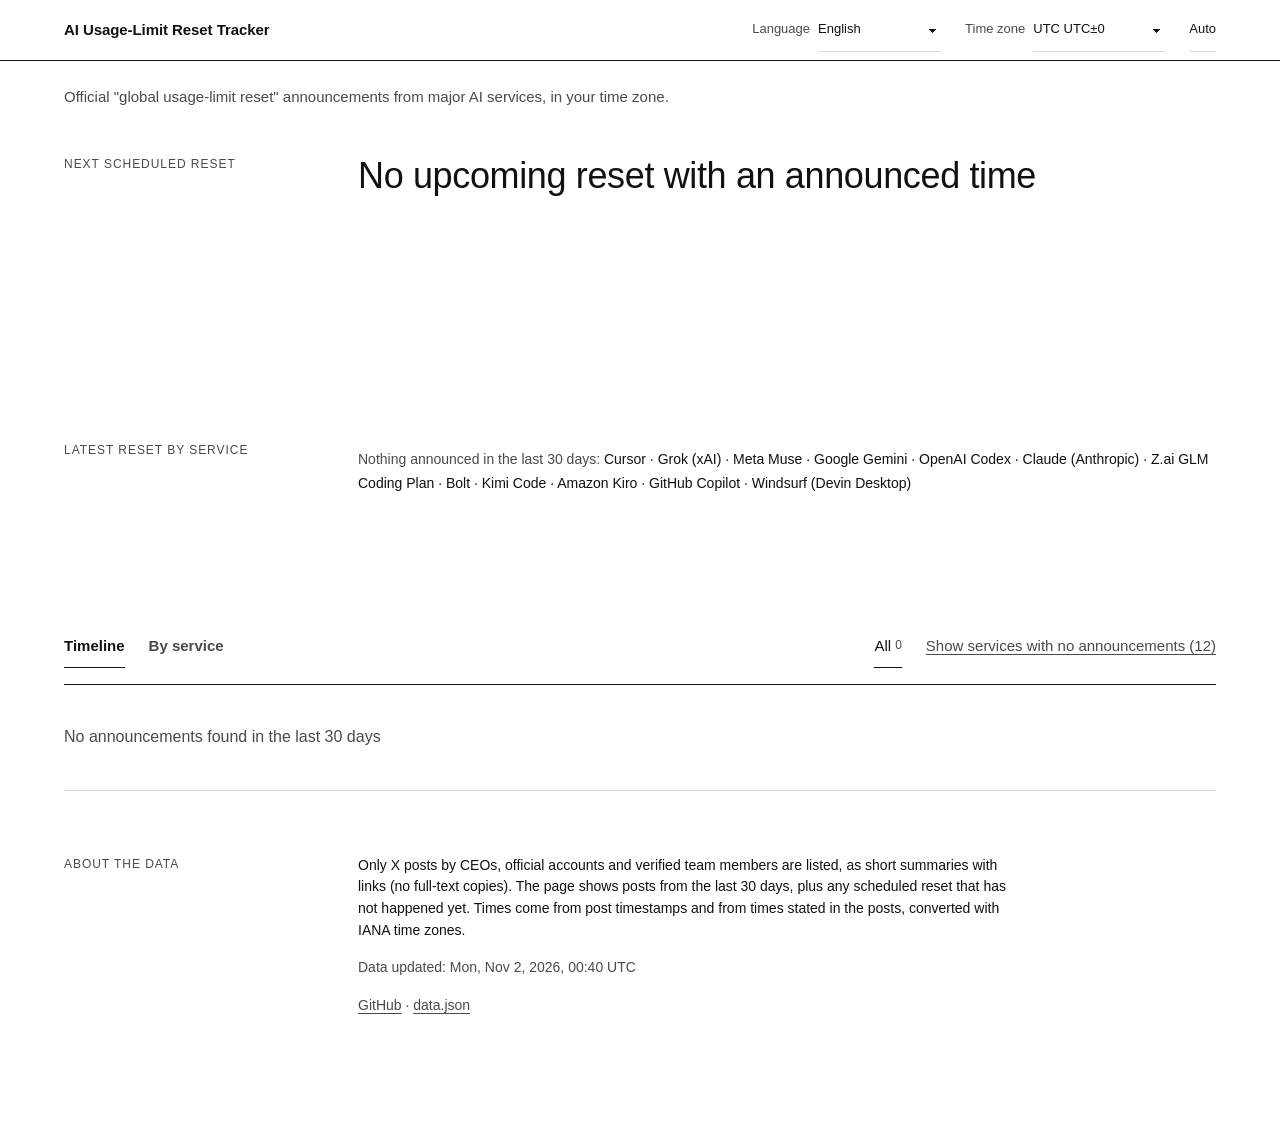
<file: index.html>
<!DOCTYPE html>
<html lang="ja">
<head>
<meta charset="utf-8">
<meta name="viewport" content="width=device-width,initial-scale=1">
<title>AI使用上限リセット・トラッカー | AI Usage-Limit Reset Tracker</title>
<meta name="description" content="主要AIサービス（OpenAI Codex、Claude、Grok、Gemini、Cursor、Meta Muse、GitHub Copilot ほか）の使用上限一斉リセットの公式発表と次回リセットのカウントダウン。Official AI usage-limit reset announcements with a countdown, in your time zone.">
<meta name="color-scheme" content="light dark">
<meta name="theme-color" content="#ffffff" media="(prefers-color-scheme: light)">
<meta name="theme-color" content="#111111" media="(prefers-color-scheme: dark)">
<link rel="canonical" href="https://satoki252595.github.io/ai-limit-reset-jst/">
<link rel="alternate" hreflang="ja" href="https://satoki252595.github.io/ai-limit-reset-jst/?lang=ja">
<link rel="alternate" hreflang="en" href="https://satoki252595.github.io/ai-limit-reset-jst/?lang=en">
<link rel="alternate" hreflang="zh-Hans" href="https://satoki252595.github.io/ai-limit-reset-jst/?lang=zh-Hans">
<link rel="alternate" hreflang="zh-Hant" href="https://satoki252595.github.io/ai-limit-reset-jst/?lang=zh-Hant">
<link rel="alternate" hreflang="ko" href="https://satoki252595.github.io/ai-limit-reset-jst/?lang=ko">
<link rel="alternate" hreflang="es" href="https://satoki252595.github.io/ai-limit-reset-jst/?lang=es">
<link rel="alternate" hreflang="fr" href="https://satoki252595.github.io/ai-limit-reset-jst/?lang=fr">
<link rel="alternate" hreflang="de" href="https://satoki252595.github.io/ai-limit-reset-jst/?lang=de">
<link rel="alternate" hreflang="pt-BR" href="https://satoki252595.github.io/ai-limit-reset-jst/?lang=pt-BR">
<link rel="alternate" hreflang="hi" href="https://satoki252595.github.io/ai-limit-reset-jst/?lang=hi">
<link rel="alternate" hreflang="id" href="https://satoki252595.github.io/ai-limit-reset-jst/?lang=id">
<link rel="alternate" hreflang="x-default" href="https://satoki252595.github.io/ai-limit-reset-jst/">
<meta property="og:type" content="website">
<meta property="og:title" content="AI Usage-Limit Reset Tracker">
<meta property="og:description" content="Official global usage-limit reset announcements from major AI services, with a countdown in your time zone.">
<meta property="og:url" content="https://satoki252595.github.io/ai-limit-reset-jst/">
<meta name="twitter:card" content="summary">
<link rel="icon" href="favicon.svg" type="image/svg+xml">
<link rel="stylesheet" href="style.css">
<script>try{var q=new URLSearchParams(location.search).get('theme');if(q==='light'||q==='dark')localStorage.setItem('theme',q);var t=localStorage.getItem('theme');if(t==='light'||t==='dark')document.documentElement.dataset.theme=t;}catch(e){}</script>
</head>
<body>
<a class="skip" href="#main" data-i18n="skip">本文へスキップ</a>
<header class="masthead">
 <div class="grid row">
  <p class="wordmark"><a href="./" data-i18n="title">AI使用上限リセット・トラッカー</a></p>
  <nav class="prefs" aria-label="Preferences">
   <label class="pref"><span class="pref-k" data-i18n="lang">言語</span><select id="lang"></select></label>
   <label class="pref"><span class="pref-k" data-i18n="tz">タイムゾーン</span><select id="tz"></select></label>
   <button id="theme" type="button" class="pref-btn"></button>
  </nav>
 </div>
</header>
<main id="main">
 <p class="lede grid" data-i18n="tagline"></p>
 <section id="hero" class="hero grid" aria-labelledby="hero-h">
  <h1 id="hero-h" class="eyebrow" data-i18n="next">次のリセット予定</h1>
  <div id="hero-body" class="hero-body"></div>
  <p id="live" class="sr" aria-live="polite" aria-atomic="true"></p>
 </section>
 <section id="overview" class="overview grid" aria-labelledby="ov-h"></section>
 <section class="index grid" aria-label="list">
  <div class="index-head">
   <div class="tabs" role="radiogroup" id="viewsel" aria-label="view">
    <button type="button" role="radio" data-v="timeline" data-i18n="timeline">タイムライン</button>
    <button type="button" role="radio" data-v="service" data-i18n="by_service">サービス別</button>
   </div>
   <div class="filters" id="chips" role="group"></div>
  </div>
  <div id="list"></div>
 </section>
 <section class="about grid" aria-labelledby="about-h">
  <h2 id="about-h" class="eyebrow" data-i18n="about_title">データについて</h2>
  <div class="about-body"><p data-i18n="about"></p><p id="updated" class="muted"></p><p class="muted"><a href="https://github.com/satoki252595/ai-limit-reset-jst">GitHub</a> · <a href="data.json">data.json</a></p></div>
 </section>
</main>
<div id="toast" role="status" aria-live="polite" class="toast" hidden></div>
<noscript><p class="grid">JavaScript is required. Data: <a href="data.json">data.json</a></p></noscript>
<script src="filter.js"></script><script src="i18n.js"></script><script src="core.js"></script><script src="app.js"></script>
</body>
</html>
</file>
<file: style.css>
/* Swiss / restrained. One accent. Thin rules. Whitespace. */
:root{--paper:#ffffff;--ink:#111111;--ink-2:#4a4a4a;--rule:#d9d9d9;--rule-strong:#111111;--accent:#c8102e;--accent-ink:#ffffff;--sel:#fbe9ec;
 --sans:"Helvetica Neue",Helvetica,Arial,"Hiragino Kaku Gothic ProN","Hiragino Sans","Yu Gothic UI","Yu Gothic","Meiryo","PingFang SC","PingFang TC","Microsoft YaHei","Microsoft JhengHei","Apple SD Gothic Neo","Malgun Gothic","Noto Sans CJK JP","Noto Sans JP","Noto Sans Devanagari",system-ui,sans-serif;
 --s1:4px;--s2:8px;--s3:16px;--s4:24px;--s5:40px;--s6:64px;--s7:104px}
:root[data-theme=dark]{--paper:#111111;--ink:#f2f2f2;--ink-2:#a8a8a8;--rule:#333333;--rule-strong:#f2f2f2;--accent:#ff5a4f;--accent-ink:#111111;--sel:#3a1a18}
@media (prefers-color-scheme:dark){:root:not([data-theme=light]){--paper:#111111;--ink:#f2f2f2;--ink-2:#a8a8a8;--rule:#333333;--rule-strong:#f2f2f2;--accent:#ff5a4f;--accent-ink:#111111;--sel:#3a1a18}}
*{box-sizing:border-box}html{-webkit-text-size-adjust:100%;text-rendering:optimizeLegibility}
body{margin:0;background:var(--paper);color:var(--ink);font-family:var(--sans);font-size:16px;line-height:1.55;font-feature-settings:"tnum" 1,"palt" 1;font-variant-numeric:tabular-nums;-webkit-font-smoothing:antialiased;overflow-wrap:anywhere}
:lang(hi){line-height:1.7}
::selection{background:var(--sel)}
a{color:inherit;text-decoration:underline;text-decoration-thickness:1px;text-underline-offset:3px}a:hover{color:var(--accent)}
.sr{position:absolute;width:1px;height:1px;overflow:hidden;clip:rect(0 0 0 0);white-space:nowrap}
.skip{position:absolute;left:-999px;top:var(--s2);background:var(--ink);color:var(--paper);padding:var(--s2) var(--s3);z-index:10}.skip:focus{left:var(--s2)}
:focus-visible{outline:2px solid var(--accent);outline-offset:3px}
.grid{max-width:1200px;margin:0 auto;padding:0 var(--s4)}
.muted{color:var(--ink-2)}
.eyebrow{font-size:.75rem;font-weight:500;letter-spacing:.08em;text-transform:uppercase;color:var(--ink-2);margin:0}
:lang(ja) .eyebrow,:lang(zh-Hans) .eyebrow,:lang(zh-Hant) .eyebrow,:lang(ko) .eyebrow,:lang(hi) .eyebrow{letter-spacing:.04em;font-size:.8125rem}
/* masthead */
.masthead{border-bottom:1px solid var(--rule-strong);position:sticky;top:0;background:var(--paper);z-index:5}
.masthead .row{display:flex;align-items:center;justify-content:space-between;gap:var(--s3);min-height:56px;padding-top:var(--s2);padding-bottom:var(--s2);flex-wrap:wrap}
.wordmark{margin:0;font-weight:700;font-size:.9375rem;letter-spacing:-.005em}.wordmark a{text-decoration:none}
.prefs{display:flex;align-items:center;gap:var(--s4)}
.pref{display:flex;align-items:baseline;gap:var(--s2);font-size:.8125rem}
.pref-k{color:var(--ink-2)}
.pref select,.pref-btn{font:inherit;font-size:.8125rem;color:var(--ink);background:transparent;border:0;border-bottom:1px solid var(--rule);border-radius:0;padding:6px 18px 6px 0;min-height:36px;cursor:pointer;-webkit-appearance:none;appearance:none;
 background-image:linear-gradient(45deg,transparent 50%,var(--ink) 50%),linear-gradient(135deg,var(--ink) 50%,transparent 50%);background-position:calc(100% - 8px) 55%,calc(100% - 4px) 55%;background-size:4px 4px;background-repeat:no-repeat}
.pref select:hover,.pref-btn:hover{border-bottom-color:var(--ink)}
.pref select option{background:var(--paper);color:var(--ink)}
.pref-btn{background-image:none;padding-right:0}
/* hero */
.hero{display:grid;grid-template-columns:repeat(12,minmax(0,1fr));column-gap:var(--s4);padding-top:var(--s7);padding-bottom:var(--s6);border-bottom:1px solid var(--rule)}
.hero .eyebrow{grid-column:1/4;padding-top:.6em}
.hero-body{grid-column:4/13}
.h-svc{font-size:clamp(1.75rem,3.2vw,2.75rem);font-weight:700;line-height:1.1;letter-spacing:-.02em;margin:0}
.h-when{margin:var(--s2) 0 0;font-size:1.0625rem}
.h-when.deadline,.h-when.approximate{font-size:1.25rem;font-weight:500;max-width:36em}
.h-src{margin:var(--s2) 0 0;font-size:.875rem;color:var(--ink-2)}
.h-src .prec{display:inline-block;border:1px solid var(--ink);padding:0 .4em;margin-right:.4em;color:var(--ink);font-size:.75rem;letter-spacing:.04em}
.count-label{margin:var(--s5) 0 0;font-size:.75rem;letter-spacing:.06em;text-transform:uppercase;color:var(--ink-2)}
.count-label+.count{margin-top:var(--s2)}
.count.deadline b,.count.approximate b{font-size:clamp(2.5rem,7vw,5rem);color:var(--ink-2)}
.h-done{margin:var(--s3) 0 0;font-size:clamp(1.5rem,3vw,2.25rem);font-weight:300;letter-spacing:-.01em}
.h-done .status{font-size:.75rem;vertical-align:middle;margin-right:.5em}
.others{margin-top:var(--s6);border-top:1px solid var(--rule);padding-top:var(--s3);max-width:44em}
.others-h{font-size:.75rem;font-weight:500;letter-spacing:.06em;text-transform:uppercase;color:var(--ink-2);margin:0 0 var(--s2)}
.others-h .n{font-weight:400;margin-left:.25em}
.others ol{list-style:none;margin:0;padding:0}
.others li{display:grid;grid-template-columns:minmax(8em,1.2fr) minmax(9em,1.4fr) minmax(5em,1fr) 1.5em;gap:var(--s3);align-items:baseline;padding:var(--s2) 0;border-bottom:1px solid var(--rule);font-size:.9375rem}
.o-svc{font-weight:600}.o-when{font-feature-settings:"tnum" 1}.o-rel{color:var(--ink-2);font-size:.8125rem}
.o-tag{display:inline-block;border:1px solid currentColor;padding:0 .35em;font-size:.6875rem;letter-spacing:.04em;margin-right:.2em;vertical-align:1px}
.o-deadline .o-when,.o-approximate .o-when{color:var(--ink-2)}
.o-src{text-decoration:none;justify-self:end}
@media (max-width:600px){.others li{grid-template-columns:1fr auto;row-gap:2px}.o-svc{grid-column:1}.o-src{grid-column:2;grid-row:1}.o-when{grid-column:1}.o-rel{grid-column:2;grid-row:2;justify-self:end}}
.h-sum{margin:var(--s3) 0 0;max-width:40em;color:var(--ink-2)}
.count{display:grid;grid-template-columns:repeat(4,max-content);column-gap:clamp(20px,4vw,56px);margin:var(--s5) 0 0;padding:0}
.count div{display:flex;flex-direction:column}
.count b{font-weight:300;font-size:clamp(3.5rem,11vw,8.5rem);line-height:.9;letter-spacing:-.04em;font-feature-settings:"tnum" 1,"lnum" 1}
.count span{font-size:.75rem;color:var(--ink-2);margin-top:var(--s2);letter-spacing:.06em;text-transform:uppercase}
.count .passed{grid-column:1/-1;font-size:1.25rem}
.actions{display:flex;flex-wrap:wrap;gap:var(--s4);margin-top:var(--s5);font-size:.9375rem}
.link{font:inherit;color:var(--ink);background:none;border:0;padding:0;cursor:pointer;text-decoration:underline;text-decoration-thickness:1px;text-underline-offset:3px;min-height:32px}
.link:hover{color:var(--accent)}
.link.primary{color:var(--accent);font-weight:600}
.h-none{font-size:clamp(1.5rem,3vw,2.25rem);font-weight:300;letter-spacing:-.01em;margin:0;max-width:22em}
/* index */
.index{padding-top:var(--s6)}
.index-head{display:flex;flex-wrap:wrap;align-items:baseline;justify-content:space-between;gap:var(--s3) var(--s5);padding-bottom:var(--s3);border-bottom:1px solid var(--rule-strong)}
.tabs,.filters{display:flex;flex-wrap:wrap;gap:var(--s1) var(--s4)}
.tabs button,.filters button{font:inherit;font-size:.9375rem;color:var(--ink-2);background:none;border:0;border-bottom:1px solid transparent;padding:4px 0;cursor:pointer;min-height:32px}
.tabs button:hover,.filters button:hover{color:var(--ink)}
.tabs button[aria-checked=true],.filters button[aria-pressed=true]{color:var(--ink);border-bottom-color:var(--ink)}
.tabs button{font-weight:700;color:var(--ink-2)}
.filters .n{font-size:.75rem;margin-left:4px;vertical-align:super;color:var(--ink-2)}
.entry{display:grid;grid-template-columns:repeat(12,minmax(0,1fr));column-gap:var(--s4);padding:var(--s5) 0;border-bottom:1px solid var(--rule)}
.e-date{grid-column:1/4}
.e-date time{display:block;font-size:.9375rem;font-weight:500}
.e-date .rel{display:block;font-size:.8125rem;color:var(--ink-2);margin-top:2px}
.e-main{grid-column:4/13}
.e-kicker{display:flex;flex-wrap:wrap;gap:var(--s3);align-items:baseline;font-size:.8125rem;margin-bottom:var(--s2)}
.e-svc{font-weight:700}
.status{color:var(--ink-2)}
.status.scheduled{color:var(--accent);font-weight:600}
.status.scheduled::before{content:"";display:inline-block;width:6px;height:6px;background:var(--accent);margin-right:6px;vertical-align:middle}
.e-sum{font-size:1.1875rem;line-height:1.5;margin:0;max-width:36em;font-weight:500;letter-spacing:-.005em}
:lang(ja) .e-sum,:lang(zh-Hans) .e-sum,:lang(zh-Hant) .e-sum,:lang(ko) .e-sum{font-size:1.0625rem;line-height:1.7}
dl.meta{display:grid;grid-template-columns:9em minmax(0,1fr);gap:6px var(--s4);margin:var(--s4) 0 0;font-size:.875rem;max-width:44em}
dl.meta dt{color:var(--ink-2)}dl.meta dd{margin:0}
dl.meta .strong{font-weight:600}
.e-note{font-size:.8125rem;color:var(--ink-2);margin:var(--s3) 0 0;max-width:52em}
.e-links{display:flex;flex-wrap:wrap;gap:var(--s4);margin-top:var(--s3);font-size:.875rem}
.group-h{font-size:1.5rem;font-weight:700;letter-spacing:-.015em;margin:var(--s6) 0 0;padding-bottom:var(--s3);border-bottom:1px solid var(--rule-strong)}
.empty{padding:var(--s5) 0;color:var(--ink-2);border-bottom:1px solid var(--rule);margin:0}
.about{display:grid;grid-template-columns:repeat(12,minmax(0,1fr));column-gap:var(--s4);padding-top:var(--s6);padding-bottom:var(--s7)}
.about .eyebrow{grid-column:1/4}.about-body{grid-column:4/11;font-size:.875rem}.about-body p{margin:0 0 var(--s3)}
.toast{position:fixed;left:var(--s4);bottom:var(--s4);background:var(--ink);color:var(--paper);padding:var(--s2) var(--s3);font-size:.875rem}
@media (prefers-reduced-motion:no-preference){a,.link,.tabs button,.filters button,.pref select{transition:color .15s ease,border-color .15s ease}#list{animation:fade .25s ease}@keyframes fade{from{opacity:0}to{opacity:1}}}
@media (max-width:760px){
 .grid{padding:0 var(--s3)}
 .masthead{position:static}
 .masthead .row{flex-direction:column;align-items:stretch;gap:0;padding-top:var(--s3);padding-bottom:var(--s2)}
 .prefs{gap:var(--s3);margin-top:var(--s2)}.pref{flex:1;min-width:0}.pref select{width:100%}
 .hero,.entry,.about{grid-template-columns:minmax(0,1fr)}
 .hero{padding-top:var(--s5);padding-bottom:var(--s5)}
 .hero .eyebrow,.hero-body,.e-date,.e-main,.about .eyebrow,.about-body{grid-column:1/-1}
 .hero .eyebrow{margin-bottom:var(--s3);padding-top:0}
 .count{column-gap:18px}.count b{font-size:clamp(2.75rem,15vw,4.5rem)}
 .entry{padding:var(--s4) 0}.e-date{display:flex;gap:var(--s3);align-items:baseline;margin-bottom:var(--s2)}.e-date .rel{margin:0}
 dl.meta{grid-template-columns:minmax(0,1fr);gap:0}dl.meta dd{margin-bottom:var(--s2)}
 .about .eyebrow{margin-bottom:var(--s3)}
 .index{padding-top:var(--s5)}
}
/* iteration 2 */
.hero{border-bottom:0}
.index-head{border-bottom-width:1px}
@media (max-width:760px){
 .pref-k{position:absolute;width:1px;height:1px;overflow:hidden;clip:rect(0 0 0 0)}
 .prefs{display:grid;grid-template-columns:1fr 1.3fr auto;gap:var(--s3);align-items:end}
 .count b{font-size:clamp(3rem,17vw,5rem)}
 .count{column-gap:14px}
 .filters{flex-wrap:nowrap;overflow-x:auto;scrollbar-width:none;-webkit-overflow-scrolling:touch;margin:0 calc(-1*var(--s3));padding:0 var(--s3);width:calc(100% + 2*var(--s3))}
 .filters::-webkit-scrollbar{display:none}
 .filters button{white-space:nowrap}
 .index-head{flex-direction:column;align-items:stretch;gap:var(--s3)}
 .h-svc{font-size:2rem}
}
/* iteration 3 */
dl.meta .strong .muted{font-weight:400}
@media (max-width:760px){.count{column-gap:clamp(12px,5vw,22px)}.count b{font-size:clamp(2.75rem,15vw,4.75rem)}}
.actions,.e-links{align-items:baseline}

/* v7 */
.lede{margin:0 auto;padding-top:var(--s4);font-size:.9375rem;color:var(--ink-2);max-width:1200px}
.hero{padding-top:var(--s5)}
.hero{padding-bottom:var(--s5)}.hero-body{min-height:220px}
.h-note{margin:0 0 var(--s3);font-size:.875rem;color:var(--ink-2)}
.overview{display:grid;grid-template-columns:repeat(12,minmax(0,1fr));column-gap:var(--s4);padding-top:var(--s4);padding-bottom:var(--s6)}
.overview .eyebrow{grid-column:1/4;padding-top:.7em}.ov-body{grid-column:4/13}
.ov-list{list-style:none;margin:0;padding:0}
.ov-list li{display:grid;grid-template-columns:minmax(9em,1.4fr) minmax(5em,.8fr) minmax(7em,1fr) minmax(5em,.8fr);gap:var(--s3);align-items:center;border-bottom:1px solid var(--rule);min-height:44px}
.ov-svc{font:inherit;font-weight:600;color:var(--ink);background:none;border:0;padding:0;text-align:left;cursor:pointer;min-height:44px}
.ov-svc:hover{color:var(--accent)}
.ov-list time{font-feature-settings:"tnum" 1}.ov-rel{color:var(--ink-2);font-size:.8125rem}
.ov-empty{margin:var(--s3) 0 0;font-size:.875rem;line-height:1.7}
.filters button,.tabs button,.link,.actions a,.e-links a,.e-links button{min-height:44px;display:inline-flex;align-items:center}
.filters .zero{color:var(--ink-2)}
.filters .more{color:var(--ink-2);text-decoration:underline;text-decoration-thickness:1px;text-underline-offset:3px;border-bottom:0}
.pref select,.pref-btn{min-height:44px}
.e-note a{white-space:nowrap;display:inline-block;max-width:100%;overflow:hidden;text-overflow:ellipsis;vertical-align:bottom}
:lang(ja) .e-sum,:lang(zh-Hans) .e-sum,:lang(zh-Hant) .e-sum,:lang(ko) .e-sum{line-height:1.75}
:lang(ja) .e-note,:lang(zh-Hans) .e-note,:lang(zh-Hant) .e-note,:lang(ko) .e-note{line-height:1.8}
@media (max-width:760px){
 .overview{grid-template-columns:minmax(0,1fr)}.overview .eyebrow,.ov-body{grid-column:1/-1}.overview .eyebrow{padding:0 0 var(--s2)}
 .ov-list li{grid-template-columns:1fr auto;row-gap:0;padding:var(--s2) 0}.ov-list .status{grid-column:2;grid-row:1}.ov-list time{grid-column:1;font-size:.8125rem;color:var(--ink-2)}.ov-rel{grid-column:2;justify-self:end}
 .ov-svc{min-height:32px}
 .hero-body{min-height:240px}
 .h-done{font-size:1.375rem;line-height:1.35}
 .actions{gap:0 var(--s4);margin-top:var(--s4)}
 .masthead .row{row-gap:0}
}
</file>
